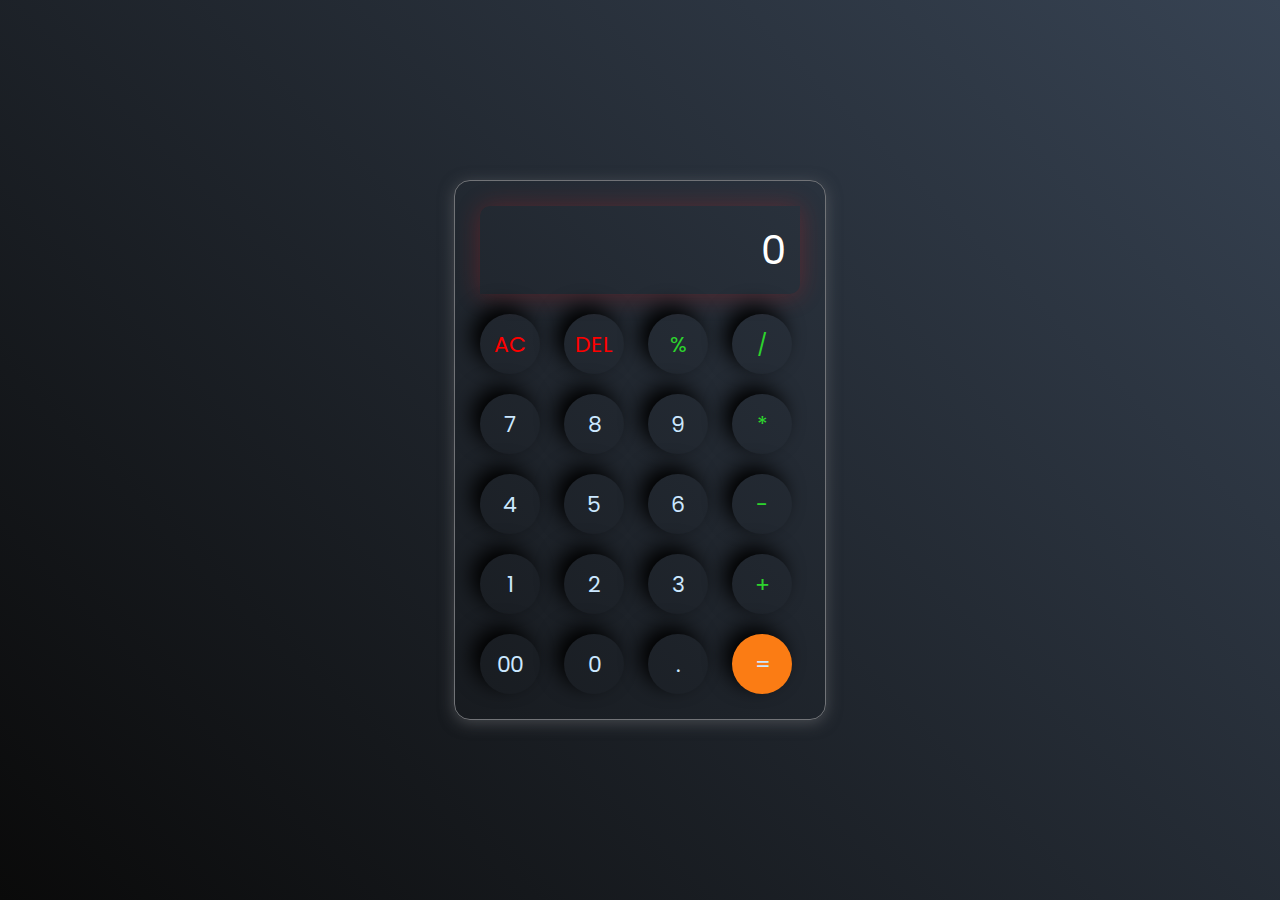
<file: OIBSIP/Calculator/index.html>
<!DOCTYPE html>
<html lang="en">
<head>
    <meta charset="UTF-8">
    <meta name="viewport" content="width=device-width, initial-scale=1.0">
    <title>Calculator</title>

    <link rel="stylesheet" href="style.css">

</head>
<body>
    <div class="calculator">
        <input type="text"  placeholder="0" id="inputBox"/>
        <div>
            <button class="clearBtn">AC</button>
            <button class="delBtn">DEL</button>
            <button class="operator">%</button>
            <button class="operator">/</button>            
        </div>

        <div>
            <button>7</button>
            <button>8</button>
            <button>9</button>
            <button class="operator">*</button>            
        </div>

        <div>
            <button>4</button>
            <button>5</button>
            <button>6</button>
            <button class="operator">-</button>            
        </div>

        <div>
            <button>1</button>
            <button>2</button>
            <button>3</button>
            <button class="operator">+</button>            
        </div>

        <div>
            <button>00</button>
            <button>0</button>
            <button>.</button>
            <button class="equalBtn">=</button>            
        </div>

    </div>

    <script src="script.js"></script>

</body>
</html>
</file>
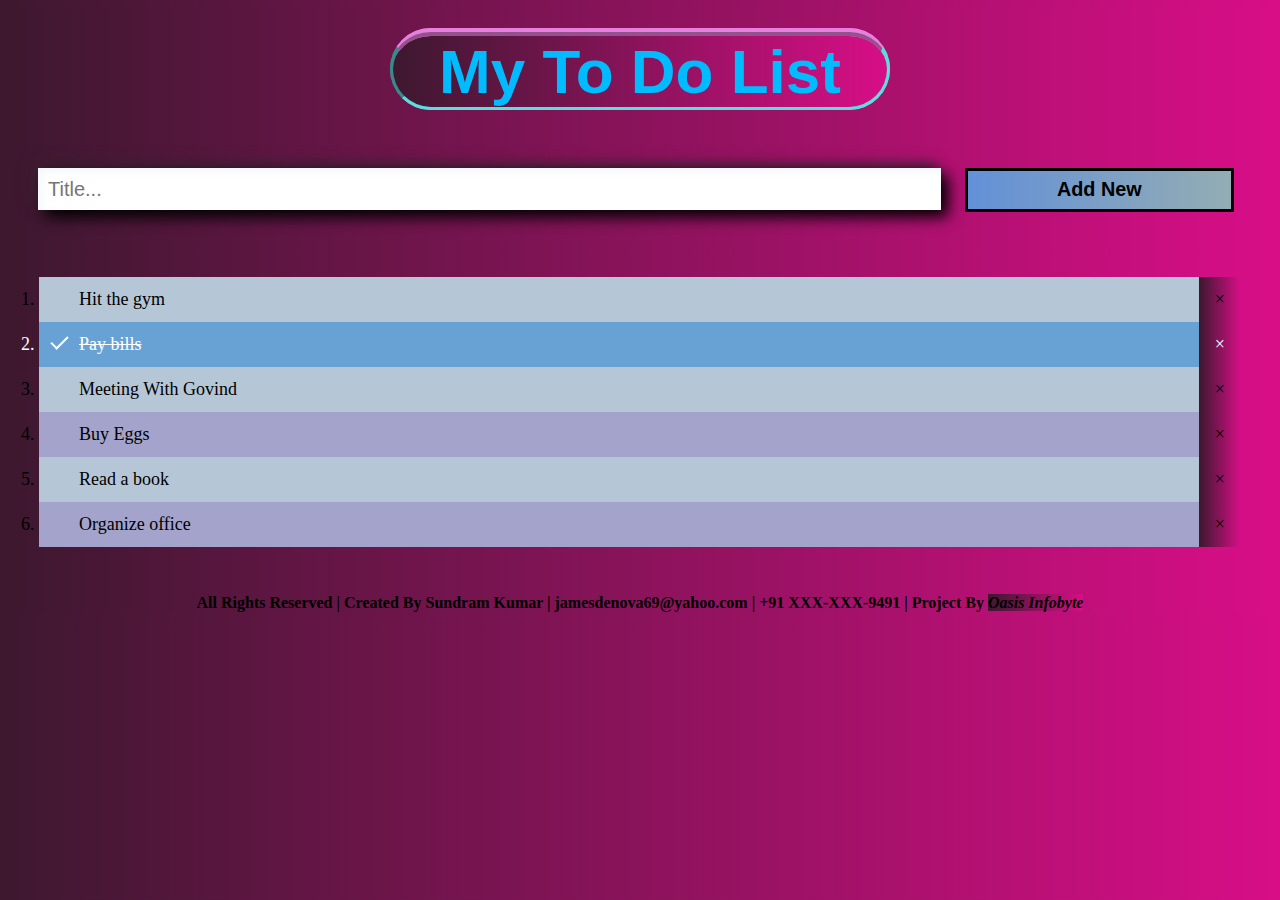
<file: OIBSIP/To-Do WebApp/index.html>
<!DOCTYPE html>
<html lang="en">
<head>  
    <meta charset="UTF-8">
    <meta name="viewport" content="width=device-width, initial-scale=1.0">
    <title>To-DO WebApp</title>
    <link rel="stylesheet" href="style.css">
</head>

<body>
  <div id="myDIV" class="header content">
   <h2>My To Do List</h2>
   <h2>My To Do List</h2>
    <input type="text" id="myInput" placeholder="Title...">
    <button onclick="newElement()" class="addBtn">Add New</button>
  </div>

  <ul id="myUL">
    <li>Hit the gym</li>
    <li class="checked">Pay bills</li>
    <li>Meeting With Govind</li>
    <li>Buy Eggs</li>
    <li>Read a book</li>
    <li>Organize office</li>
  </ul>
    <script src="script.js"></script>

    <footer>
      <h3>All Rights Reserved | Created By Sundram Kumar | jamesdenova69@yahoo.com | +91 XXX-XXX-9491 | Project By <em>Oasis Infobyte</em></h3>
    </footer>
</body>
</html>
</file>
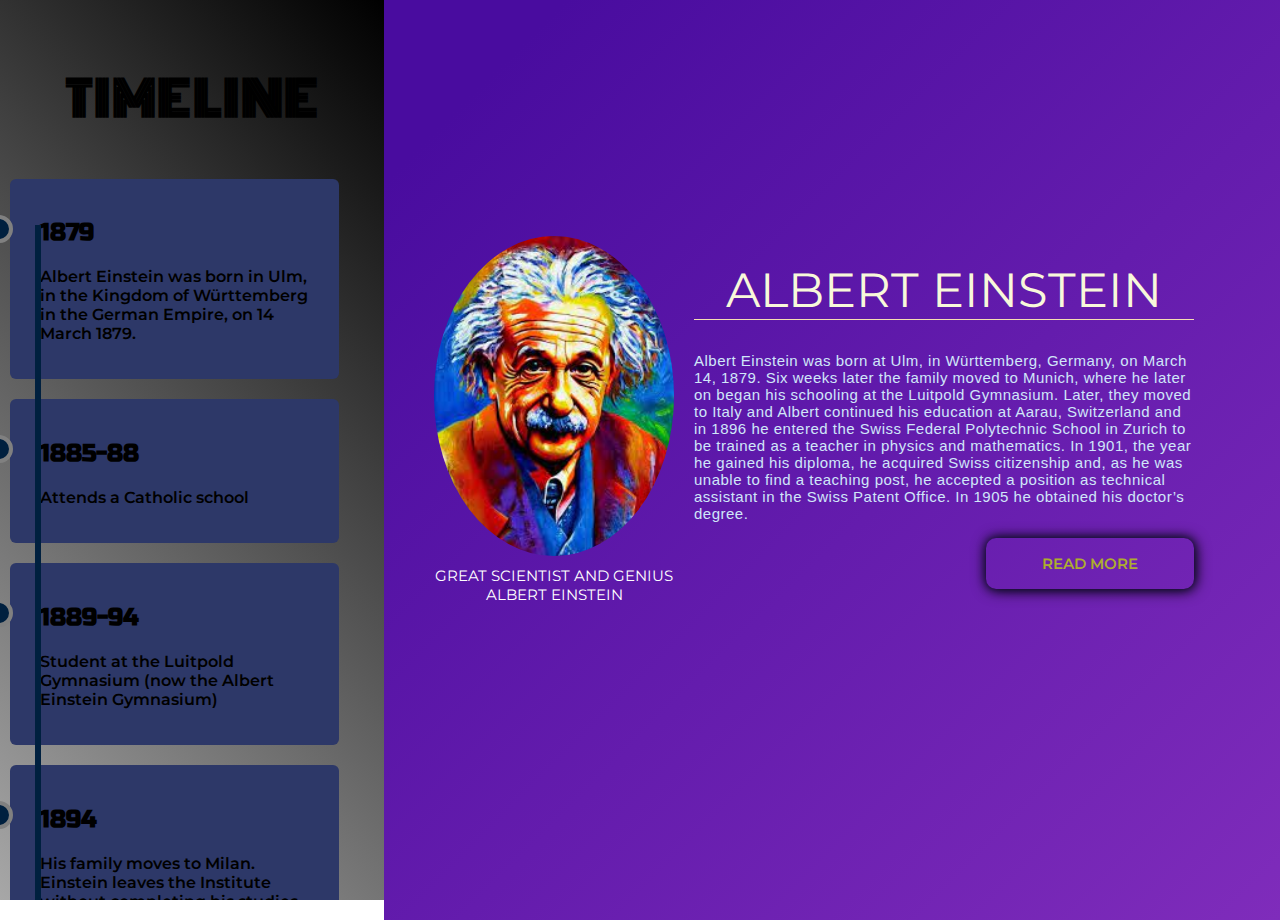
<file: OIBSIP/Tribute Page/index.html>
<!DOCTYPE html>
<html lang="en">
<head>
    <meta charset="UTF-8">
    <meta name="viewport" content="width=device-width, initial-scale=1.0">
    <title>Tribute Page of Albert Einstein</title>
    <link rel="stylesheet" href="style.css">
</head>

<body id="main">
    <div id="big">
      <section class="timeline">
        <h1 id="timeline-header">Timeline</h1>

        <div class="container left">
          <div class="content">
            <h2>1879</h2>
            <p>Albert Einstein was born in Ulm, in the Kingdom of Württemberg in the German Empire, on 14 March 1879.  </p>
          </div>
        </div>
        <div class="container left">
            <div class="content">
              <h2>1885-88</h2>
              <p>Attends a Catholic school </p>
            </div>
          </div>
          <div class="container left">
            <div class="content">
              <h2>1889-94</h2>
              <p>Student at the Luitpold Gymnasium (now the Albert Einstein Gymnasium)</p>
            </div>
        </div>
        <div class="container left">
            <div class="content">
              <h2>1894</h2>
              <p>His family moves to Milan. Einstein leaves the Institute without completing his studies and goes to Pavia, where he lives with his family.</p>
            </div>
        </div>
        <div class="container left">
            <div class="content">
              <h2>1895-96</h2>
              <p>He attends the Cantonal School Of Aarau, Switzerland.</p>
            </div>
        </div>
        <div class="container left">
            <div class="content">
              <h2>1896</h2>
              <p>He renounces his German citizenship. Admitted to the Polytechnic School in Zurich, where he completed his studies in 1900.</p>
            </div>
        </div>
        <div class="container left">
          <div class="content">
            <h2>1900</h2>
            <p>Einstein graduated from the Federal polytechnic school in 1900, duly certified as competent to teach mathematics and physics.</p>
          </div>
        </div>
        <div class="container left">
          <div class="content">
            <h2>1901</h2>
            <p>Obtained Swiss nationality.</p>
          </div>
        </div>
        <div class="container left">
          <div class="content">
            <h2>1902</h2>
            <p> Employed at the Swiss patent office in Berne.</p>
          </div>
        </div>
        <div class="container left">
          <div class="content">
            <h2>1903</h2>
            <p>Married to Mileva Maric.</p>
          </div>
        </div>
        <div class="container left">
          <div class="content">
            <h2>1904</h2>
            <p>His son Hans Albert was born.</p>
          </div>
        </div>
        <div class="container left">
          <div class="content">
            <h2>1905</h2>
            <p>Annus mirabilis. Receives a PhD from the University of Zurich.</p>
          </div>
        </div>
        <div class="container left">
          <div class="content">
            <h2>1909</h2>
            <p>Leaves his job in the patent office. Obtained a post as associate lecturer in Theoretical Physics at the University of Zurich.</p>
          </div>
        </div>
        <div class="container left">
          <div class="content">
            <h2>1910</h2>
            <p>Son Eduard was born.</p>
          </div>
        </div>
        <div class="container left">
          <div class="content">
            <h2>1911-12</h2>
            <p>Lecturer in Theoretical Physics at the University of Prague.</p>
          </div>
        </div>
        <div class="container left">
          <div class="content">
            <h2>1912-14</h2>
            <p>Lecturer in Theoretical Physics at the Federal Technological Institute of Zurich(formerly the Polytechnic).</p>
          </div>
        </div>
        <div class="container left">
          <div class="content">
            <h2>1914</h2>
            <p>Lecturer at the University of Berlin and member of Prussian Academy of Sciences. Mileva and the children stay in Zurich.</p>
          </div>
        </div>
        <div class="container left">
          <div class="content">
            <h2>1915</h2>
            <p>Begun publications on the general Theory of Relativity.</p>
          </div>
        </div>
        <div class="container left">
          <div class="content">
            <h2>1917</h2>
            <p>Director of the Kaiser Wilhelm Institute of Physics in Berlin.</p>
          </div>
        </div>
        <div class="container left">
          <div class="content">
            <h2>1917-20</h2>
            <p>Einstein's health deteriorates. He was looked after by his cousin, Elsa Loewenthal</p>
          </div>
        </div>
        <div class="container left">
          <div class="content">
            <h2>1919</h2>
            <p>Divorces Mileva and marries Elsa. Solar eclipse confirmed Einstein's predictions on the deflection of the light rays. Remarkable jump to world fame.</p>
          </div>
        </div>
        <div class="container left">
            <div class="content">
              <h2>1921</h2>
              <p>Visited US for the first time with Chaim Weizmann.</p>
            </div>
        </div>
        <div class="container left">
            <div class="content">
                <h2>1922</h2>
                <p>Awarded 1921 Nobel Prize for Physics. Publishes his first work on the unified field theory. Become member of the League of Nations' Committee on Intellectual Co-operation. Begun a tour of Europe, Asia, the Middle East, South America and the United States.</p>
            </div>
        </div>
        <div class="container left">
            <div class="content">
                <h2>1927</h2>
                <p>First debated with Niels Bohr on quantum mechanism.</p>
            </div>
        </div>
        <div class="container left">
            <div class="content">
                <h2>1928</h2>
                <p>Diagnosed with a heart condition.</p>
            </div>
        </div>
        <div class="container left">
            <div class="content">
                <h2>1932</h2>
                <p>Hitler, born in Austria, is granted German citizenship. He took power in Germany and Nazi anti-Semitism intensifies.</p>
            </div>
        </div>
        <div class="container left">
            <div class="content">
                <h2>1933</h2>
                <p>Einstein and his family flee to  Princeton, USA</p>
            </div>
        </div>
        <div class="container left">
            <div class="content">
                <h2>1936</h2>
                <p>Elsa died.</p>
            </div>
        </div>
        <div class="container left">
            <div class="content">
                <h2>1939</h2>
                <p>Outbreak of World War II. Einstein signs letter to President Roosevelt warning of the threat to the world of Germany's manufacturing an Atom Bomb.</p>
            </div>
        </div>
        <div class="container left">
            <div class="content">
                <h2>1940</h2>
                <p>Took American citizenship.</p>
            </div>
        </div>
        <div class="container left">
            <div class="content">
                <h2>1944</h2>
                <p>Re-wrote the 1905 manuscript on the special Theory Of Relativity which was auctioned for six million dollars to aid the allied cause.</p>
            </div>
        </div>
        <div class="container left">
            <div class="content">
                <h2>1945</h2>
                <p>Atom Bombs dropped on Hiroshima and Nagasaki</p>
            </div>
        </div>
        <div class="container left">
            <div class="content">
                <h2>1946</h2>
                <p>Chairs the Emergency Committee of Atomic Scientists. Continues his compaign against rearmament and in favour of a world government.</p>
            </div>
        </div>
        <div class="container left">
            <div class="content">
                <h2>1947</h2>
                <p>Mileva Maric dies in Zurich.</p>
            </div>
        </div>
        <div class="container left">
            <div class="content">
                <h2>1950</h2>
                <p>Appoints Otto Nathan and Helen Dukas as his executors.</p>
            </div>
        </div>
        <div class="container left">
            <div class="content">
                <h2>1952</h2>
                <p>Offered and declined the Presidency of the state of Israel.</p>
            </div>
        </div>
        <div class="container left">
            <div class="content">
                <h2>1955</h2>
                <p>With Bertand Russell, drawn up a manifesto against the nuclear threat. On 18th of April, Einstein dies at Princeton hospital as the result of burst aortic aneurysm in the abdominal aorta. He was cremated and his ashes scattered into the Delaware River.</p>
            </div>
        </div>
       

      </section>
        <div class="main-content">
            <div class="bio">
                <div id="img-div">
                    <img id="image" src="AlbertEinstein.jpg" alt="albert Einstein.">
                    <h1 id="img-caption">Great Scientist and Genius <br> Albert Einstein</h1>
                </div>
                <div class="info">
                    <h1 id="title">Albert Einstein<h1>
                    <p id="tribute-info"> Albert Einstein was born at Ulm, in Württemberg, Germany, on March 14, 1879. Six weeks later the family moved to Munich, where he later on began his schooling at the Luitpold Gymnasium. Later, they moved to Italy and Albert continued his education at Aarau, Switzerland and in 1896 he entered the Swiss Federal Polytechnic School in Zurich to be trained as a teacher in physics and mathematics. In 1901, the year he gained his diploma, he acquired Swiss citizenship and, as he was unable to find a teaching post, he accepted a position as technical assistant in the Swiss Patent Office. In 1905 he obtained his doctor’s degree.</p>
                    <a id="tribute-link" href="https://en.wikipedia.org/wiki/Albert_Einstein" target="_blank">Read More</a>
                 </div>

            </div>
        </div>
    </div>

   
   

    <body>
</main>
<html>
<!-- 

Hello Camper!

For now, the test suite only works in Chrome! Please read the README below in the JS Editor before beginning. Feel free to delete this message once you have read it. Good luck and Happy Coding! 

- The freeCodeCamp Team 

-->
</file>
<file: OIBSIP/Calculator/style.css>
@import url('https://fonts.googleapis.com/css2?family=Poppins:wght@500;600&display=swap');

*{ 
    margin: 0;
    padding: 0;
    box-sizing: border-box;
    font-family: 'Poppins', sans-serif;
}
body{
    width: 100%;
    height: 100vh;
    display: flex;
    justify-content: center;
    align-items: center;
    background: linear-gradient(45deg, #0a0a0a, #374353);
}
.calculator{
    border:1px solid #717377;
    padding:15px;
    border-radius: 16px;
    background: transparent;
    box-shadow: 0px 3px 15px rgba(113,115, 119, 0.5);
}
input{
    width: 320px;
    border:none;
    padding:14px;
    margin:10px;
    background: transparent;
    box-shadow: 0px 1px 25px rgba(208, 33, 33, 0.3);
    font-size: 40px;
    text-align: right;
    cursor: pointer;
    border-top-left-radius: 10px;
    border-bottom-right-radius: 10px;
}
input::placeholder{
    color: #ffffff;
}
button{
    border: none;
    width: 60px;
    height: 60px;
    margin: 10px;
    border-radius: 50%;
    background: transparent;
    color: #cce8ff;
    box-shadow: -8px -8px 20px rgb(0, 0, 0);
    cursor: pointer;
    font-size: 22px;
}
button:hover{
    transform: scale(1.1);
    color: cornflowerblue;
}
.equalBtn{
    background-color: #fb7c14;
}
.operator{
    color: rgb(45, 212, 45);
}
.delBtn{
    color: red;
}
.clearBtn{
   color: red;
}
.clearBtn:hover{
   background-color: #0a0a0a;
}
.delBtn:hover{
   background-color: #0a0a0a;
}
</file>
<file: OIBSIP/To-Do WebApp/style.css>
@import url('https://fonts.googleapis.com/css2?family=Russo+One&display=swap');
  @import url("https://fonts.googleapis.com/css?family=Poppins:100,200,300,400,500,600,700,800,900");  

  /* Include the padding and border in an element's total width and height */
  *{
    box-sizing: border-box;
         
    background: linear-gradient(to right, #3d182f, #d80e87);
       
   
  }

 
  /* Remove margins and padding from the list */
  ul {
    padding: 31px; 
    list-style: decimal;
      
  }

  /* Style the list items */
  ul li {
    cursor: pointer;
    position: relative;
    padding: 12px 8px 12px 40px;
    background: #eee;
    font-size: 18px;
    transition: 0.2s;
    /* make the list items unselectable */
    -webkit-user-select: none;
    -moz-user-select: none;
    -ms-user-select: none;
    user-select: none;
  }

  /* Set all odd list items to a different color (zebra-stripes) */
  ul li:nth-child(odd) {
    background: #b5c7d7;
  }
  ul li:nth-child(even) {
    background: #a3a3cb;
  }

  /* Darker background-color on hover */
  ul li:hover {
    background: #1b4bd8;
  }

  /* When clicked on, add a background color and strike out text */
  ul li.checked {
    background: rgb(104, 162, 213);
    color: #fff;
    text-decoration: line-through;
  }

  /* Add a "checked" mark when clicked on */
  ul li.checked::before {
    content: '';
    position: absolute;
    border-color: #fff;
    border-style: solid;
    border-width: 0 2px 2px 0;
    top: 10px;
    left: 16px;
    transform: rotate(45deg);
    height: 15px;
    width: 7px;
  }

  /* Style the close button */
  .close {
    position: absolute;
    right: 0;
    top: 0;
    padding: 12px 16px 12px 16px;
  }

  .close:hover {
    background-color: #f44336;
    color: white;
  }

  /* Style the header */
  .header {
    width: 100%;     
    padding: 10px 30px;
    color: rgb(243, 205, 156);
  }



/* Animated text heading */
h2 {
  font-family: Arial, Helvetica, sans-serif;
  text-align: center;
  width: 500px;
  font-size: 62px;
  border: 3px inset rgb(92, 222, 222);
  border-radius: 50px;
  border-top: 8px ridge rgb(231, 127, 221);
  margin-top: px; 
  position: absolute;
  /* display: inline; */
  left: 50%;
  transform: translate(-50%, -50%);
}

 h2:nth-child(1) {
  color: rgb(215, 222, 228);
  -webkit-text-stroke: 2px rgb(28, 20, 20);
}

 h2:nth-child(2) {
  color: #00bbff;
  animation: animate 5s ease-in-out infinite;
}

@keyframes animate {
  0%,
  100% {
    clip-path: polygon(
      0% 4%,
      16% 44%,
      33% 50%,
      54% 60%,
      70% 61%,
      84% 59%,
      100% 52%,
      100% 100%,
      0% 100%
    );
  }

  50% {
    clip-path: polygon(
      0% 60%,
      15% 65%,
      34% 66%,
      51% 62%,
      67% 50%,
      84% 45%,
      100% 46%,
      100% 100%,
      0% 100%
    );
  }
}

  /* Clear floats after the header */
  .header:after {
    content: "";
    display: table;
    clear: both;
  }

  /* Style the input */
  input {    
    margin-bottom: 10px;
    border: none;
    border-radius: 0;
    width: 75%;
    padding: 10px;
    float: left;
    font-size: 20px;
    background-color: #d11c1c;
    height: 42px;
    margin-top: 150px;
    font-family: 'Trebuchet MS', 'Lucida Sans Unicode', 'Lucida Grande', 'Lucida Sans', Arial, sans-serif;   
    box-shadow: 7px 7px 15px #000000,-4px -4px 13px rgb(60, 34, 51), inset 4px 4px 8px rgba(209, 217, 230, 0.2),  inset -8px -8px 8px rgba(255, 255, 255, 0.2);
    background: #ffffff; 
}
  

  /* Style the "Add" button */
  
button {
  /* background: rgb(255, 52, 25); */
  background: linear-gradient(to right, #6390d8,  #93adb4);
  border: solid 3px black;
  padding: .375em 1.125em;
  font-size: 19.8px;
  width: 22.3%;
  margin-left: 2%;
  font-weight: bolder;
  margin-top: 150px;
  }
  
  .addbtn{
  background: hsl(190deg, 30%, 15%);
  color: hsl(190deg, 10%, 95%);
  box-shadow: 0 0px 0px hsla(190deg, 15%, 5%, .2);
  transform: translateY(0);
  border-top-left-radius: 0px;
  border-top-right-radius: 0px;
  border-bottom-left-radius: 0px;
  border-bottom-right-radius: 0px;
  
  --dur: .15s;
  --delay: .15s;
  --radius: 16px;
  
  transition:
    border-top-left-radius var(--dur) var(--delay) ease-out,
    border-top-right-radius var(--dur) calc(var(--delay) * 2) ease-out,
    border-bottom-right-radius var(--dur) calc(var(--delay) * 3) ease-out,
    border-bottom-left-radius var(--dur) calc(var(--delay) * 4) ease-out,
    box-shadow calc(var(--dur) * 4) ease-out,
    transform calc(var(--dur) * 4) ease-out,
    background calc(var(--dur) * 4) steps(4, jump-end);
}

.addBtn:hover,.addBtn:focus {
  /* box-shadow: 0 4px 8px hsla(190deg, 15%, 5%, .2); */
  box-shadow: 5px 3px 15px #161f53, 10px 10px 15px #a60000;
  transform: translateY(-4px);
  background: hsl(230, 75%, 65%);
  border-top-left-radius: 10px 10px;
  border-top-right-radius: var(--radius);
  border-bottom-left-radius: var(--radius);
  border-bottom-right-radius:10px 10px;
}


h3{
  text-align: center;
  font-size: 16px;
  
}
footer{
  margin-bottom: 0px;
}
</file>
<file: OIBSIP/Tribute Page/style.css>
@import url('https://fonts.googleapis.com/css2?family=Montserrat:wght@300&family=Poppins:wght@500;600&display=swap');
@import url('https://fonts.googleapis.com/css2?family=Russo+One&display=swap');
@import url('https://fonts.googleapis.com/css2?family=Monoton&family=Russo+One&display=swap');

body {
    font-family: sans-serif;
    margin: 0;
    padding: 0;
}

.timeline {
  width: 30%;
  height: 100%;
  position: absolute;
  z-index: -1;
  justify-items: center;
  align-items: center;
  overflow-x: hidden;
  text-align: center;
  top: 0;
  left: 0;
  background: linear-gradient(45deg, rgb(167, 167, 167), black);
  flex-direction: column;
}

.timeline::after {
  min-height: 450em;
  content: "";
  position: absolute;
  width: 6px;
  background-color: #00203fff;
  top: 90px;
  bottom: 50px;
  left: 35px;
  margin-top: 135px;
}

.container {
  text-align: left;
  padding: 10px 40px;
  position: relative;
  background-color: inherit;
  width: 100%;
}

.container::after {
  content: "";
  position: absolute;
  width: 20px;
  height: 20px;
  background-color: #00203fff;
  /* Color inside of circle */
  border: 4px solid grey;
  /* Color of circle border*/
  top: 46px;
  border-radius: 50%;
  z-index: 1;
}

.left {
  left: 10px;
}

/* Place the container to the right */
.right {
  left: 50%;
}

.left::after,
.right::after {
  left: 15px;
}

/* Add arrows to the left container (pointing right) */

.right::after {
  left: -16px;
}

/* The actual content */
.content {
  width: 70%;
  padding: 20px 30px;
  background:rgb(45, 56, 104);
  position: relative;
  border-radius: 6px;
}

#timeline-header {
  margin-top: 1.3em;
  color: rgb(0, 0, 0);
  font-family: 'Monoton', sans-serif;
  font-weight: 700;
  letter-spacing: 1.5px; 
  text-transform: uppercase; 
  font-size: 3em;
  z-index: 5;
}

.main-content {
  height: 100%;
  width: 70%;
  position: absolute;
  z-index: -1;
  top: 0;
  overflow-x: hidden;
  padding-top: 20px;
  right: 0;  
  background-image: linear-gradient( 135deg, #490c9f 10%, #7f2cbb 100%);
}
h2{
    font-family: 'Russo One', sans-serif;
}
p{
    font-family: 'Montserrat', sans-serif;
    font-weight: 600;
}

.bio {
  margin-left: 50px;
  height: 90%;
  width: 100%;
  display: flex;
  align-items: center;
  flex-direction: row;
  
}


#image {
  max-height: 20em;
  max-width: 20em;
  width: 15em;
  height: auto;
  border-radius: 50%;
  display: block;
}

#title {
  margin-left: 20px;
  margin-top: 80x;
  text-align: center;
  border-bottom: 1px solid wheat;
  
}


h1 {
  font-weight: 400;
  font-family: "Montserrat";
  text-transform: uppercase;
  font-size: 48px;
  color: rgb(248, 248, 218);
}

#tribute-info {
  min-width: 50px;
  max-width: 500px;
  font-size: 15px;
  margin-left: 20px;  
  font-family: 'Trebuchet MS', 'Lucida Sans Unicode', 'Lucida Grande', 'Lucida Sans', Arial, sans-serif;
  color: rgb(208, 230, 249);
  letter-spacing: .5px;
  font-weight: 400;
  text-transform:none;
}

#img-caption {
  min-width: 50px;
  max-width: 500px;
  font-size: 15px;
  text-align: center;
  color: white;
}

#tribute-link {
  display: flex;
  justify-content: center;  
  text-decoration: none;
  font-size: 15px;
  color: #adad2f;
  background:transparent;
  width: 40%;
  box-shadow: 0px 0px 8px rgb(13, 18, 41), 1px 1px 15px rgb(0, 0, 0) ;
  text-align: center;
  padding: 1rem;
  margin-top: 1rem;
  margin-left: 60%;
  border-radius: 10px;
  text-transform: uppercase;
  transition: all 0.2s;
  box-sizing: border-box;
  font-weight: 600;
}
#tribute-link:hover{
    color: rgb(255, 255, 255);
    background-color: rgb(92, 92, 246);
    box-shadow: 0px 0px 10px rgb(92,92,246);
    text-decoration: underline;
}
.centered-element {
  height: 100px;
  width: 100px;
  position: absolute;
  left: 50%;
  margin-left: -50px;
  top: 50%;
  margin-top: -50px;
}

/* RESPONSIVE WEB DESIGN */

@media screen and (max-width: 1080px) {
  #small {
    display: inline-block;
  }
  .timeline::after{
    height: 547rem;
  }
}
</file>
